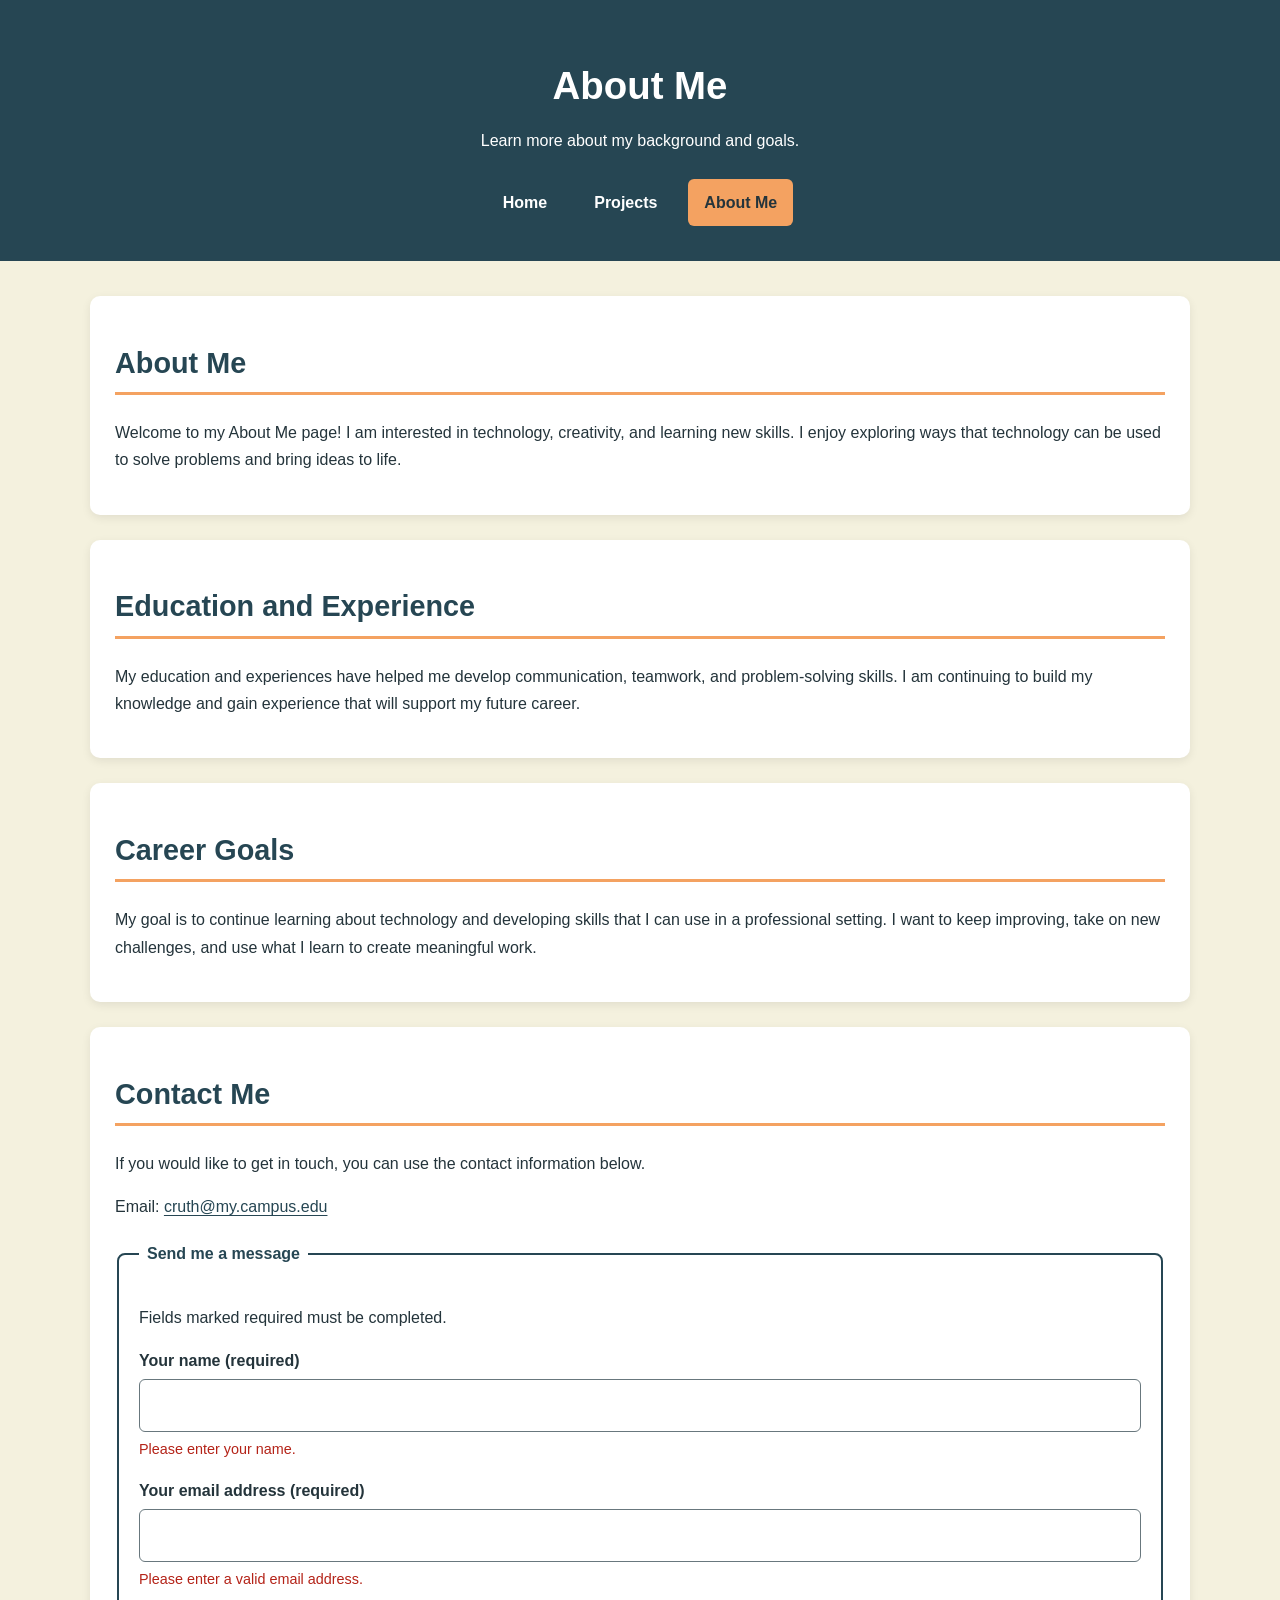
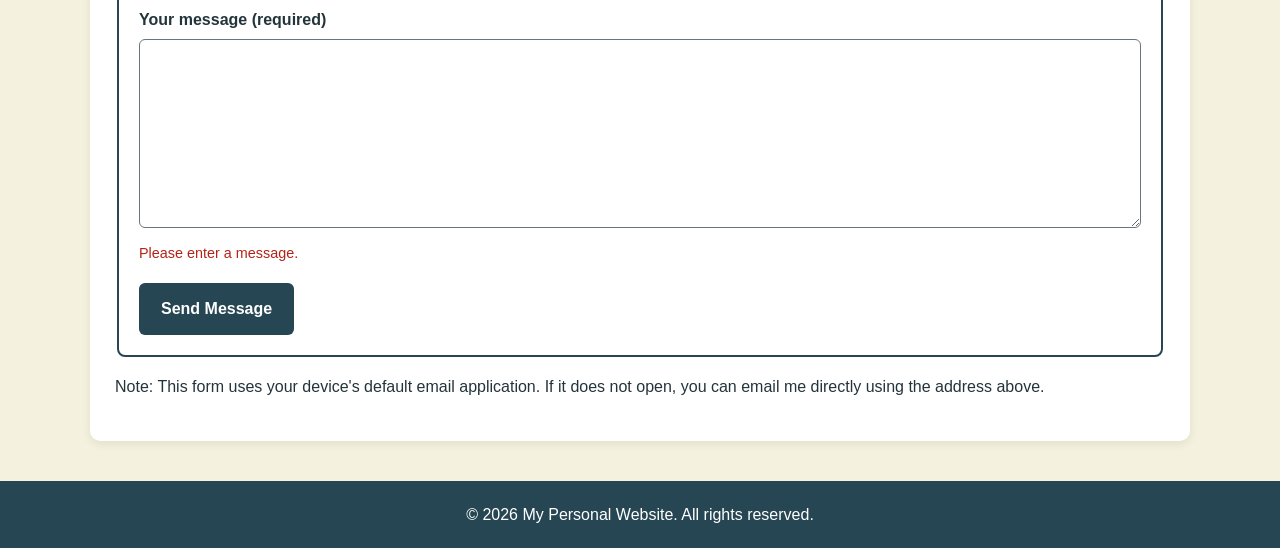
<file: about.html>
<!DOCTYPE html>
<html lang="en">
<head>
    <meta charset="UTF-8">
    <meta name="viewport" content="width=device-width, initial-scale=1.0">
    <meta name="description" content="Learn more about my background, education, experience, and career goals.">
    <title>About Me | My Personal Website</title>
    <link rel="stylesheet" href="style.css">
</head>

<body>
    <a class="skip-link" href="#main-content">Skip to main content</a>

    <header class="site-header">
        <h1>About Me</h1>
        <p>Learn more about my background and goals.</p>

        <nav aria-label="Main navigation">
            <ul>
                <li><a href="index.html">Home</a></li>
                <li><a href="projects.html">Projects</a></li>
                <li><a href="about.html" aria-current="page">About Me</a></li>
            </ul>
        </nav>
    </header>

    <main id="main-content">
        <section class="content-section">
            <h2>About Me</h2>
            <p>
                Welcome to my About Me page! I am interested in technology,
                creativity, and learning new skills. I enjoy exploring ways
                that technology can be used to solve problems and bring ideas
                to life.
            </p>
        </section>

        <section class="content-section">
            <h2>Education and Experience</h2>
            <p>
                My education and experiences have helped me develop
                communication, teamwork, and problem-solving skills.
                I am continuing to build my knowledge and gain experience
                that will support my future career.
            </p>
        </section>

        <section class="content-section">
            <h2>Career Goals</h2>
            <p>
                My goal is to continue learning about technology and
                developing skills that I can use in a professional setting.
                I want to keep improving, take on new challenges, and use
                what I learn to create meaningful work.
            </p>
        </section>

        <section class="content-section" aria-labelledby="contact-heading">
            <h2 id="contact-heading">Contact Me</h2>
            <p>
                If you would like to get in touch, you can use the contact
                information below.
            </p>

            <p>
                Email:
                <a href="mailto:cruth@my.campus.edu">cruth@my.campus.edu</a>
            </p>

            <form action="mailto:cruth@my.campus.edu"
                  method="post"
                  enctype="text/plain">

                <fieldset>
                    <legend>Send me a message</legend>

                    <p id="form-instructions">
                        Fields marked required must be completed.
                    </p>

                    <label for="name">Your name (required)</label>
                    <input
                        type="text"
                        id="name"
                        name="name"
                        autocomplete="name"
                        required
                        aria-describedby="name-error">

                    <span class="error-message" id="name-error">
                        Please enter your name.
                    </span>

                    <label for="email">Your email address (required)</label>
                    <input
                        type="email"
                        id="email"
                        name="email"
                        autocomplete="email"
                        required
                        aria-describedby="email-error">

                    <span class="error-message" id="email-error">
                        Please enter a valid email address.
                    </span>

                    <label for="message">Your message (required)</label>
                    <textarea
                        id="message"
                        name="message"
                        rows="6"
                        required
                        aria-describedby="message-error"></textarea>

                    <span class="error-message" id="message-error">
                        Please enter a message.
                    </span>

                    <button type="submit">Send Message</button>
                </fieldset>
            </form>

            <p>
                Note: This form uses your device's default email application.
                If it does not open, you can email me directly using the
                address above.
            </p>
        </section>
    </main>

    <footer class="site-footer">
        <p>&copy; 2026 My Personal Website. All rights reserved.</p>
    </footer>
</body>
</html>
</file>
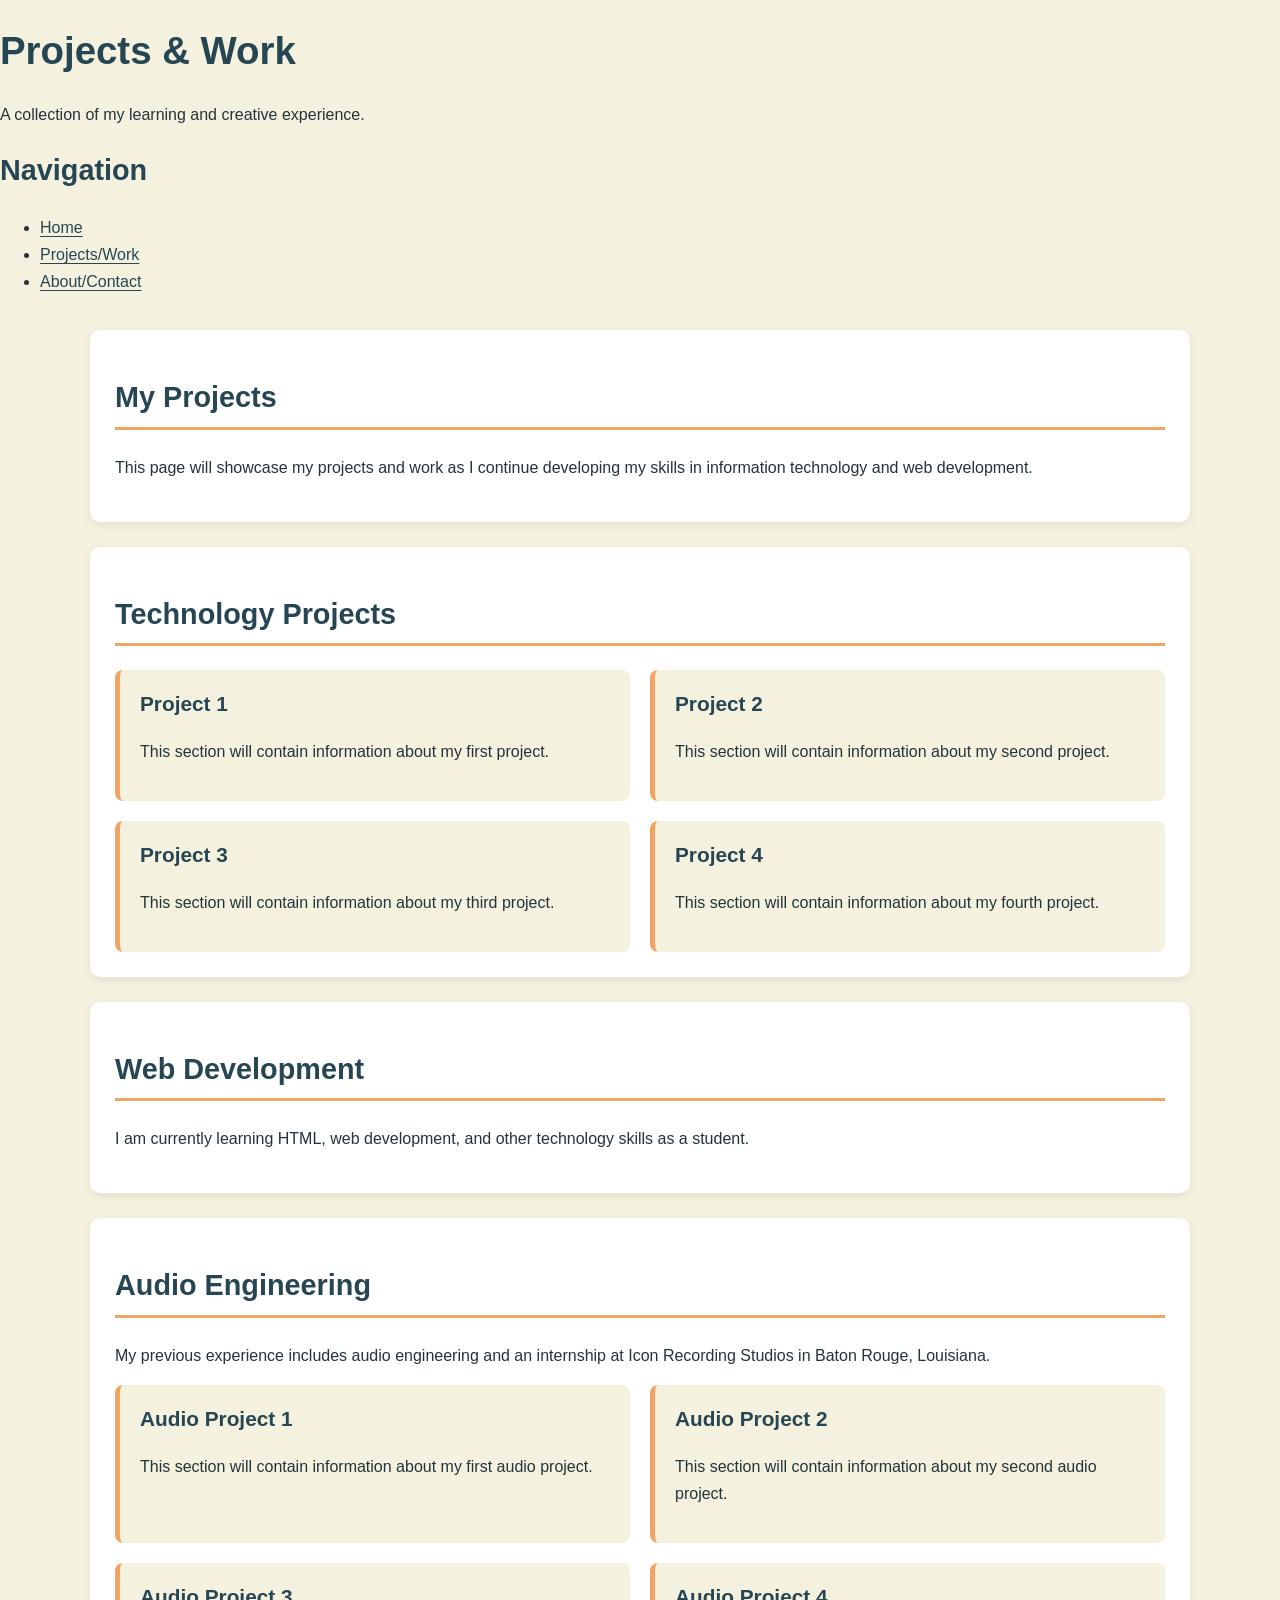
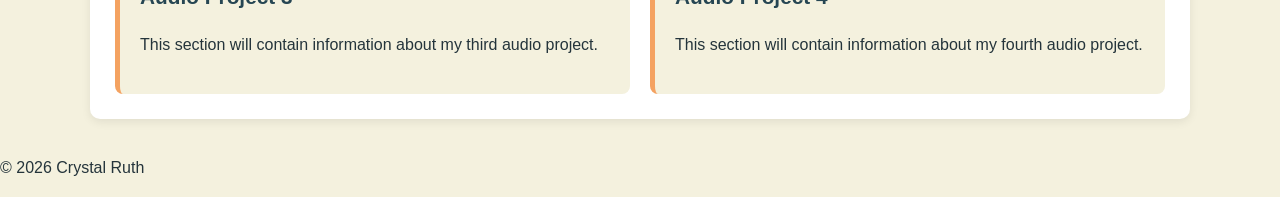
<file: projects.html>
<!DOCTYPE html>
<html lang="en">
<head>
  <meta charset="UTF-8">
  <meta name="viewport" content="width=device-width, initial-scale=1.0">
  <meta name="description" content="Information technology, web development, and audio engineering projects.">
  <title>Projects &amp; Work | Crystal Ruth</title>
  <link rel="stylesheet" href="style.css">
</head>
<body>
  <a class="skip-link" href="#main-content">Skip to main content</a>

  <header class="page-header">
    <h1>Projects &amp; Work</h1>
    <p>A collection of my learning and creative experience.</p>
  </header>

  <nav class="navigation" aria-label="Main navigation">
    <h2>Navigation</h2>
    <ul>
      <li><a href="index.html">Home</a></li>
      <li><a href="projects.html" aria-current="page">Projects/Work</a></li>
      <li><a href="about.html">About/Contact</a></li>
    </ul>
  </nav>

  <main id="main-content">
    <section class="content-section">
      <h2>My Projects</h2>
      <p>This page will showcase my projects and work as I continue developing my skills in information technology and web development.</p>
    </section>

    <section class="content-section project-group" aria-labelledby="technology-projects">
      <h2 id="technology-projects">Technology Projects</h2>

      <div class="project-grid">
        <article class="project-card">
          <h3>Project 1</h3>
          <p>This section will contain information about my first project.</p>
        </article>

        <article class="project-card">
          <h3>Project 2</h3>
          <p>This section will contain information about my second project.</p>
        </article>

        <article class="project-card">
          <h3>Project 3</h3>
          <p>This section will contain information about my third project.</p>
        </article>

        <article class="project-card">
          <h3>Project 4</h3>
          <p>This section will contain information about my fourth project.</p>
        </article>
      </div>
    </section>

    <section class="content-section project-group" aria-labelledby="web-development">
      <h2 id="web-development">Web Development</h2>
      <p>I am currently learning HTML, web development, and other technology skills as a student.</p>
    </section>

    <section class="content-section project-group" aria-labelledby="audio-engineering">
      <h2 id="audio-engineering">Audio Engineering</h2>
      <p>My previous experience includes audio engineering and an internship at Icon Recording Studios in Baton Rouge, Louisiana.</p>

      <div class="project-grid">
        <article class="project-card">
          <h3>Audio Project 1</h3>
          <p>This section will contain information about my first audio project.</p>
        </article>

        <article class="project-card">
          <h3>Audio Project 2</h3>
          <p>This section will contain information about my second audio project.</p>
        </article>

        <article class="project-card">
          <h3>Audio Project 3</h3>
          <p>This section will contain information about my third audio project.</p>
        </article>

        <article class="project-card">
          <h3>Audio Project 4</h3>
          <p>This section will contain information about my fourth audio project.</p>
        </article>
      </div>
    </section>
  </main>

  <footer class="page-footer">
    <p>&copy; 2026 Crystal Ruth</p>
  </footer>
</body>
</html>
</file>
<file: style.css>
/* ==============================
 1. COLOR PALETTE AND VARIABLES
================================= */

:root {
    --teal: #264653;
    --cream: #f4f1de;
    --orange: #f4a261;
    --white: #ffffff;
    --dark-text: #24343b;
    --error: #b42318;
}

/* ==============================
   2. GENERAL PAGE STYLING
================================= */

* {
    box-sizing: border-box;
}

html {
    scroll-behavior: smooth;
}

body {
    margin: 0;
    font-family: "Open Sans", Arial, sans-serif;
    background-color: var(--cream);
    color: var(--dark-text);
    line-height: 1.7;
    font-size: 16px;
}

h1,
h2,
h3 {
    font-family: "Montserrat", Arial, sans-serif;
    color: var(--teal);
    line-height: 1.3;
}

h1 {
    font-size: 2.4rem;
}

h2 {
    font-size: 1.8rem;
}

h3 {
    font-size: 1.3rem;
}

p {
    margin-bottom: 1rem;
}

img {
    max-width: 100%;
    height: auto;
    border-radius: 10px;
}

/* ==============================
   3. ACCESSIBILITY
================================= */

a {
    color: var(--teal);
    text-decoration: underline;
    text-underline-offset: 3px;
}

a:hover {
    color: #17333e;
}

a:focus-visible,
button:focus-visible,
input:focus-visible,
textarea:focus-visible {
    outline: 3px solid var(--orange);
    outline-offset: 4px;
}

.skip-link {
    position: absolute;
    top: -100px;
    left: 10px;
    background-color: var(--white);
    color: var(--teal);
    padding: 12px;
    z-index: 1000;
}

.skip-link:focus {
    top: 10px;
}

/* ==============================
   4. HEADER AND NAVIGATION
================================= */

.site-header {
    background-color: var(--teal);
    color: var(--white);
    text-align: center;
    padding: 35px 20px;
}

.site-header h1 {
    color: var(--white);
    margin-bottom: 10px;
}

.site-header p {
    color: var(--white);
}

.site-header nav ul {
    list-style: none;
    display: flex;
    justify-content: center;
    flex-wrap: wrap;
    gap: 15px;
    padding: 0;
    margin: 25px 0 0;
}

.site-header nav a {
    display: inline-block;
    color: var(--white);
    text-decoration: none;
    font-weight: bold;
    padding: 10px 16px;
    border-radius: 6px;
}

.site-header nav a:hover,
.site-header nav a[aria-current="page"] {
    background-color: var(--orange);
    color: #24343b;
}

/* ==============================
   5. MAIN CONTENT
================================= */

main {
    max-width: 1100px;
    width: 90%;
    margin: 35px auto;
}

.content-section {
    background-color: var(--white);
    padding: 25px;
    margin-bottom: 25px;
    border-radius: 10px;
    box-shadow: 0 3px 10px rgba(0, 0, 0, 0.08);
}

.content-section h2 {
    border-bottom: 3px solid var(--orange);
    padding-bottom: 10px;
}

section {
    margin-bottom: 25px;
}

/* ==============================
   6. HOME PAGE LAYOUT
================================= */

.intro-section {
    display: grid;
    grid-template-columns: 1fr 1fr;
    align-items: center;
    gap: 25px;
}

.intro-section img {
    width: 100%;
    object-fit: cover;
}

/* ==============================
   7. PROJECT CARDS
================================= */

.project-grid {
    display: grid;
    grid-template-columns: repeat(2, 1fr);
    gap: 20px;
}

.project-card {
    background-color: var(--cream);
    border-left: 5px solid var(--orange);
    padding: 20px;
    border-radius: 8px;
}

.project-card h3 {
    margin-top: 0;
}

/* ==============================
   8. CONTACT FORM
================================= */

form {
    margin-top: 20px;
}

fieldset {
    border: 2px solid var(--teal);
    border-radius: 8px;
    padding: 20px;
}

legend {
    font-weight: bold;
    color: var(--teal);
    padding: 0 8px;
}

label {
    display: block;
    font-weight: bold;
    margin-top: 15px;
    margin-bottom: 5px;
}

input,
textarea {
    width: 100%;
    padding: 12px;
    border: 1px solid #68777d;
    border-radius: 6px;
    font: inherit;
    background-color: var(--white);
    color: var(--dark-text);
}

textarea {
    resize: vertical;
}

.error-message {
    display: block;
    color: var(--error);
    font-size: 0.9rem;
    margin-top: 5px;
}

button {
    background-color: var(--teal);
    color: var(--white);
    border: none;
    border-radius: 6px;
    padding: 12px 22px;
    margin-top: 18px;
    font: inherit;
    font-weight: bold;
    cursor: pointer;
}

button:hover {
    background-color: #17333e;
}

/* ==============================
   9. FOOTER
================================= */

.site-footer {
    background-color: var(--teal);
    color: var(--white);
    text-align: center;
    padding: 20px;
    margin-top: 40px;
}

.site-footer p {
    margin: 0;
}

/* ==============================
   10. RESPONSIVE DESIGN
================================= */

@media (max-width: 700px) {

    h1 {
        font-size: 2rem;
    }

    h2 {
        font-size: 1.5rem;
    }

    .intro-section,
    .project-grid {
        grid-template-columns: 1fr;
    }

    .site-header nav ul {
        flex-direction: column;
        align-items: center;
    }

    .site-header nav a {
        width: 180px;
    }

    main {
        width: 94%;
        margin: 20px auto;
    }

    .content-section {
        padding: 18px;
    }
}

/* ==============================
   11. REDUCED MOTION
================================= */

@media (prefers-reduced-motion: reduce) {
    html {
        scroll-behavior: auto;
    }

    *,
    *::before,
    *::after {
        animation-duration: 0.01ms !important;
        transition-duration: 0.01ms !important;
    }
}
</file>
